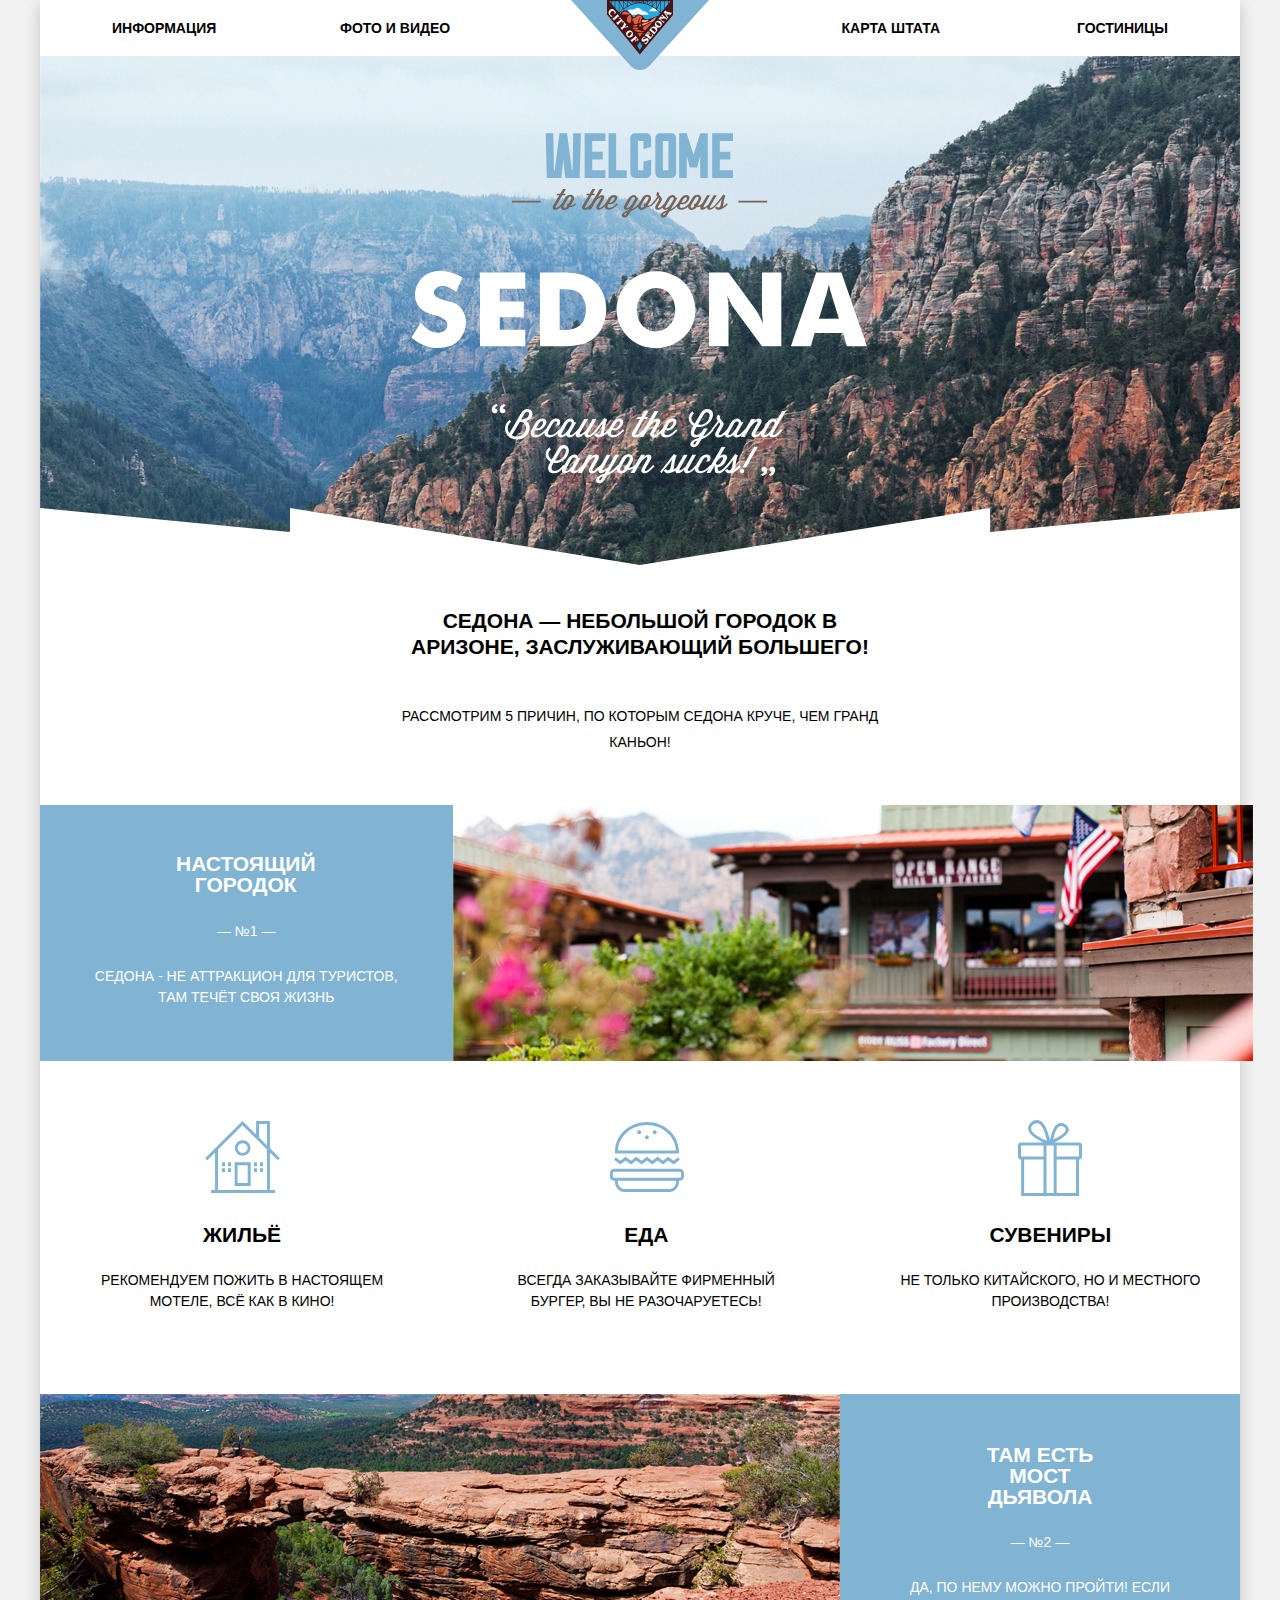
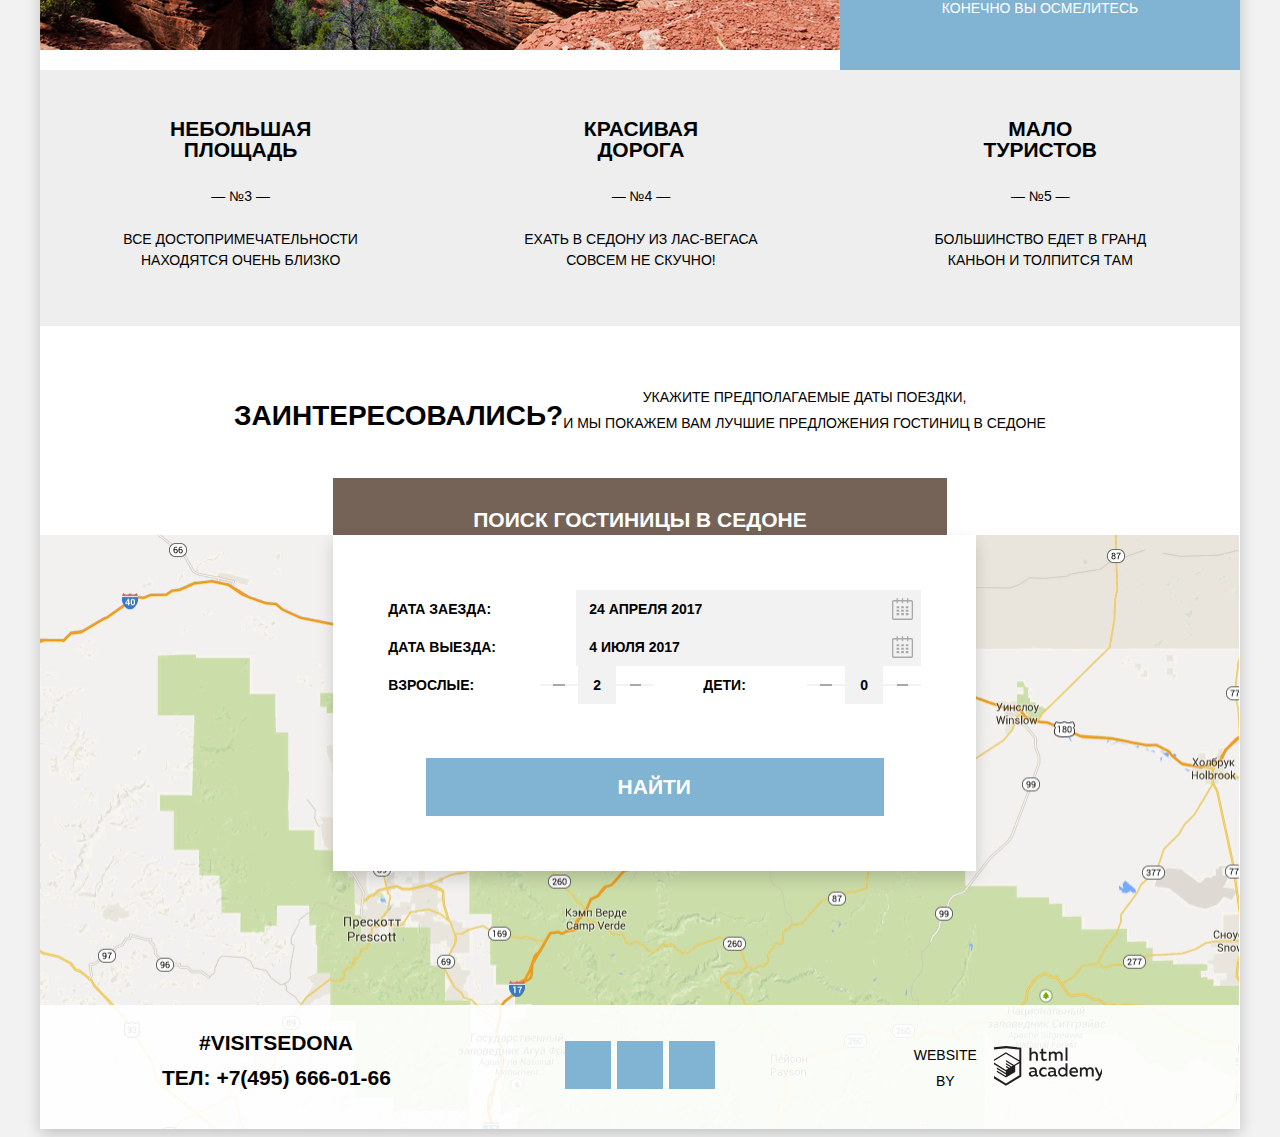
<file: index.html>
<!DOCTYPE html>
<html class="page" lang="ru">
<head>
  <meta charset="utf-8">
  <title>HTML Academy: Седона</title>
  <link rel="stylesheet" href="css/normalize.css">
  <link rel="stylesheet" href="css/style.css">
</head>
<body>
<header class="main-header">
  <nav class="main-navigation-wrapper">
    <ul class="site-navigation">
      <li>
        <a href="">Информация</a>
      </li>
      <li>
        <a href="">Фото и видео</a>
      </li>
      <li>
        <a href="">Карта штата</a>
      </li>
      <li>
        <a href="hotels.html">Гостиницы</a>
      </li>
    </ul>
  </nav>
  <a class="main-header-logo">
    <img src="img/logo-sedona.svg" alt="Логотип Седоны" width="138px" height="70px"><!--LOGO-->
  </a>
</header>
<main class="wrapper">
  <div class="greetings">
    <img class="welcome" src="img/welcome.svg" alt="Welcome to the gorgeous Sedona" width="456.65px" height="350.88px">
  </div>
  <h1 class="main-reason">
    Седона — небольшой городок в Аризоне,
    заслуживающий большего!
  </h1>
  <section class="features">
    <h2 class="reasons">
      Рассмотрим 5 причин, по которым Седона круче, чем Гранд Каньон!
    </h2>
    <ul class="feature-list">
      <li class="main-feature first">
        <div class="feature-highlighted">
          <h3 class="header">Настоящий городок</h3>
          <p class="number">— №1 —</p>
          <p>
            Седона - не аттракцион для туристов, там
            течёт своя жизнь
          </p>
        </div>
        <img class="sedona-view" src="img/sedona-view.jpg" alt="вид седоны" width="800px" height="256px">
        <ul class="bonus-list">
          <li class="bonus-feature housing">
            <h4>Жильё</h4>
            <p>
              Рекомендуем пожить в настоящем
              мотеле, всё как в кино!
            </p>
          </li>
          <li class="bonus-feature food">
            <h4>Еда</h4>
            <p>
              Всегда заказывайте фирменный бургер,
              вы не разочаруетесь!
            </p>
          </li>
          <li class="bonus-feature souvenirs">
            <h4>Сувениры</h4>
            <p>
              Не только китайского, но и местного
              производства!
            </p>
          </li>
        </ul>
      </li>
      <li class="main-feature second">
        <img class="devil-bridge" src="img/devil-bridge.jpg" alt="вид на мост дьявола" width="800px" height="256px">
        <div class="feature-highlighted">
          <h3>Там есть<br>мост дьявола</h3>
          <p class="number">— №2 —</p>
          <p>
            Да, по нему можно пройти! Если конечно
            вы осмелитесь
          </p>
        </div>
      </li>
      <li class="last-feature third">
        <h3>Небольшая площадь</h3>
        <p class="number">— №3 —</p>
        <p class="description">
          Все достопримечательности
          находятся очень близко
        </p>
      </li>
      <li class="last-feature fourth">
        <h3>Красивая дорога</h3>
        <p class="number">— №4 —</p>
        <p class="description">
          Ехать в Седону из Лас-Вегаса совсем
          не скучно!
        </p>
      </li>
      <li class="last-feature fifth">
        <h3>Мало туристов</h3>
        <p class="number">— №5 —</p>
        <p class="description">
          Большинство едет в Гранд Каньон
          и толпится там
        </p>
      </li>
    </ul>
  </section>
  <section class="searching-block">
    <div class="wrapper">
      <h1>Заинтересовались?</h1>
      <p>
        Укажите предполагаемые даты поездки,<br>
        и мы покажем вам лучшие предложения гостиниц в Седоне
      </p>
    </div>
    <div class="whole-pop-up">
      <a class="button button-search" href="">
        <b>Поиск гостиницы в Седоне</b>
      </a>
      <form class="pop-up">
        <label class="arrival-date"><p>Дата заезда:</p>
          <input class="date" name="date" placeholder="24 Апреля 2017">
          <button class="calendar"></button>
        </label>
        <label class="departure-date"><p>Дата выезда:</p>
          <input class="date" name="date" placeholder="4 Июля 2017">
          <button class="calendar"></button>
        </label>
        <div class="folks">
          <label><p>Взрослые:</p>
            <button class="minus"></button>
            <input class="amount" name="amount" placeholder="2">
            <button class="plus"></button>
          </label>
          <label class="children"><p>Дети:</p>
            <button class="minus"></button>
            <input class="amount" placeholder="0">
            <button class="plus"></button>
          </label>
        </div>
        <div>
          <button type="submit" class="pop-up-button"><b>Найти</b></button>
        </div>
      </form>
    </div>
  </section>
  <section class="map">
    <!--<img src="img/map.png" width="1199px" height="593px" alt="map">-->
    <map>
      <iframe
        src="https://www.google.com/maps/embed?pb=!1m18!1m12!1m3!1d486807.6361655306!2d-112.04009329266346!3d34.83449607893822!2m3!1f0!2f0!3f0!3m2!1i1024!2i768!4f13.1!3m3!1m2!1s0x872da132f942b00d%3A0x5548c523fa6c8efd!2z0KHQtdC00L7QvdCwLCDQkNGA0LjQt9C-0L3QsCA4NjMzNiwg0KHQqNCQ!5e0!3m2!1sru!2sru!4v1604348601240!5m2!1sru!2sru"
        width="1200" height="594" frameborder="0" style="border:0;" allowfullscreen="" title="Седона, Аризона, США"
        tabindex="0"></iframe>
    </map>
  </section>
</main>
<footer class="main-footer page-footer">
  <section class="footer-contacts">
    <p>#VISITSEDONA</p>
    <a class="contact-phone" href="tel:+74956660166">ТЕЛ: +7(495) 666-01-66</a>
  </section>
  <section class="footer-social">
    <ul class="social-buttons">
      <li>
        <a class="twitter" href="https://www.twitter.com" aria-label="Твиттер">
        </a>
      </li>
      <li>
        <a class="fb" href="https://www.facebook.com" aria-label="Фейсбук">
        </a>
      </li>
      <li>
        <a class="youtube" href="https://www.youtube.com" aria-label="Ютуб">
        </a>
      </li>
    </ul>
  </section>
  <section class="copyright">
    <p>website by</p>
    <a class="htmlacademy" href="https://www.htmlacademy.ru">
    </a>
  </section>
</footer>
</body>
</html>
</file>
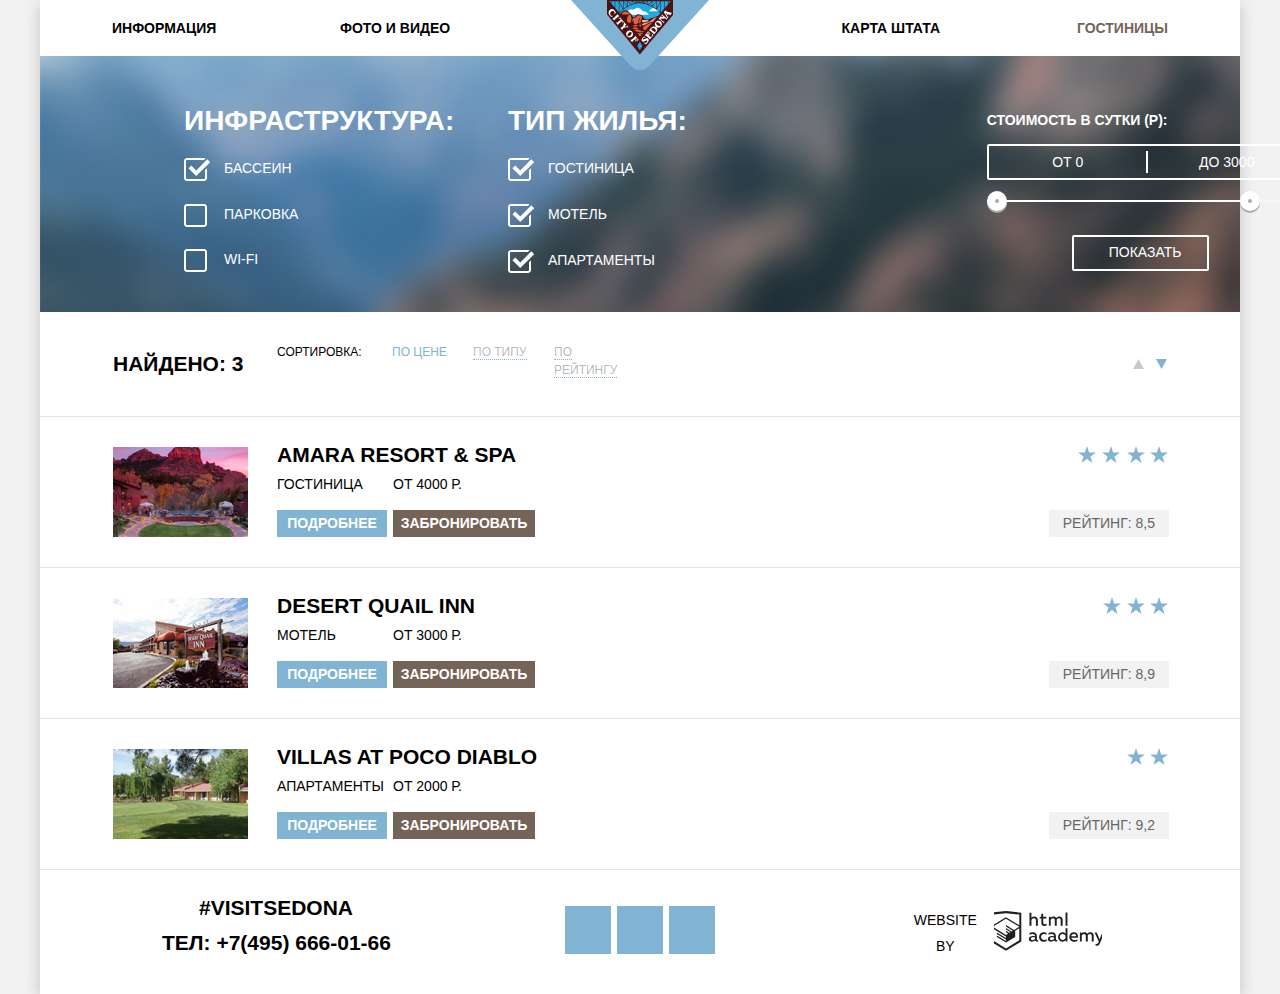
<file: hotels.html>
<!DOCTYPE html>
<html class="page" lang="ru">
<head>
  <meta charset="utf-8">
  <title>HTML Academy: Седона</title>
  <link rel="stylesheet" href="css/normalize.css">
  <link rel="stylesheet" href="css/style.css">
</head>
<body>
<header class="main-header">
  <nav class="main-navigation">
    <ul class="site-navigation">
      <li>
        <a href="">Информация</a>
      </li>
      <li>
        <a href="">Фото и видео</a>
      </li>
      <li>
        <a href="">Карта штата</a>
      </li>
      <li>
        <a class="active" href="hotels.html">Гостиницы</a>
      </li>
    </ul>
  </nav>
  <a class="main-header-logo" href="index.html">
    <img src="img/logo-sedona.svg" alt="logo" width="138px" height="70px"><!--LOGO-->
  </a>
</header>
<main>
  <section>
    <form class="filter">
      <div class="selection infrustructure">
        <h1>Инфраструктура:</h1>
        <p class="filter-option filter-checkbox">
          <input class="visually-hidden filter-input-checkbox" id="filter-for-pool" type="checkbox" checked>
          <label for="filter-for-pool">Бассеин</label>
        </p>
        <p class="filter-option filter-checkbox">
          <input class="visually-hidden filter-input-checkbox" id="filter-for-parking" type="checkbox">
          <label for="filter-for-parking">Парковка</label>
        </p>
        <p class="filter-option filter-checkbox">
          <input class="visually-hidden filter-input-checkbox" id="filter-for-wifi" type="checkbox">
          <label for="filter-for-wifi">Wi-Fi</label>
        </p>
      </div>
      <div class="selection appartment-type">
        <h1>Тип&nbsp;жилья:</h1>
        <p class="filter-option filter-checkbox">
          <input class="visually-hidden filter-input-checkbox" id="filter-for-hotel" type="checkbox" checked>
          <label for="filter-for-hotel">Гостиница</label>
        </p>
        <p class="filter-option filter-checkbox">
          <input class="visually-hidden filter-input-checkbox" id="filter-for-motel" type="checkbox" checked>
          <label for="filter-for-motel">Мотель</label>
        </p>
        <p class="filter-option filter-checkbox">
          <input class="visually-hidden filter-input-checkbox" id="filter-for-appartment" type="checkbox" checked>
          <label for="filter-for-appartment">Апартаменты</label>
        </p>
      </div>
      <div class="selection cost" action="https://echo.htmlacademy.ru/">
        <div class="container">
            <legend>Стоимость в сутки (Р):</legend>
          <div class="price-controls">
            <label class="min-price">
              <input class="price-input" name="min-price" placeholder="от 0">
            </label>
            <div class="separator"></div>
            <label class="max-price">
              <input class="price-input" name="max-price" placeholder="до 3000">
            </label>
          </div>
          <div class="range-controls">
            <div class="scale">
              <div class="bar" style="
                width: 83%;
                margin-left: 0">
              </div>
            </div>
            <div class="toggle toggle-min" tabindex="0" style="
              left: 0">
            </div>
            <div class="toggle toggle-max" tabindex="0" style="
              left: 80%">
            </div>
          </div>
          <button type="submit" class="filter-button">Показать</button>
        </div>
      </div>
    </form>
    <div class="sort-stripe">
      <div class="sort-bar">
        <b>Найдено:&nbsp;3</b>
        <p>Сортировка:</p>
        <p>
          <a class="sorting-by active" href="">По цене</a>
        </p>
        <p>
          <a class="sorting-by" href="">По типу</a>
        </p>
        <p>
          <a class="sorting-by" href="">По рейтингу</a>
        </p>
      </div>
      <div class="arrows">
        <a class="dir-up" href="">
          <svg width="11" height="10" viewBox="0 0 11 10">
            <path d="M5.5 0L0 10H11L5.5 0Z" fill="#CACACA"/>
          </svg>
        </a>
        <a class="dir-down active" href="">
          <svg width="11" height="10" viewBox="0 0 11 10">
            <path d="M5.5 10L11 0L0 0L5.5 10Z" fill="#CACACA"/>
          </svg>
        </a>
      </div>
    </div>
  </section>
  <ul class="hotel-content">
    <li class="hotel-card">
      <div class="picture">
        <img src="img/list-amararesortandspa.png" alt="Вид гостиницы Amara Resort & SPA" width="135px" height="90px">
      </div>
      <div class="title">
        <h2><a class="main-title">Amara Resort & SPA</a></h2>
        <div class="type-n-price">
          <p class="type">Гостиница</p>
          <p class="price">от 4000 Р.</p>
        </div>
        <div class="buttons-wrapper">
          <a class="detail" href="">
            <b>Подробнее</b>
          </a>
          <a class="booking" href="">
            <b>Забронировать</b>
          </a>
        </div>
      </div>
      <div class="aside-rating">
          <img src="img/icon-4-stars.svg" alt="4 звезды" width="91px" height="17px"><!--★★★★-->
          <p class="rating">
            Рейтинг: 8,5
          </p>
      </div>
    </li>
    <li class="hotel-card">
      <div class="picture">
        <img src="img/list-desertquailinn.png" alt="Вид мотеля Desert-Quail-Inn" width="135px" height="90px">
      </div>
      <div class="title">
        <h2><a class="main-title">Desert Quail INN</a></h2>
        <div class="type-n-price">
          <p class="type">Мотель</p>
          <p class="price">от 3000 Р.</p>
        </div>
        <div class="buttons-wrapper">
          <a class="detail" href="">
            <b>Подробнее</b>
          </a>
          <a class="booking" href="">
            <b>Забронировать</b>
          </a>
        </div>
      </div>
      <div class="aside-rating">
          <img src="img/icon-3-stars.svg" alt="3 звезды" width="66px" height="17px"><!--★★★-->
          <p class="rating">
            Рейтинг: 8,9
          </p>
      </div>
    </li>
    <li class="hotel-card">
      <div class="picture">
        <img src="img/list-villasatpocodiablo.png" alt="Вид аппартаментов Villas at Poco Diablo" width="135px"
             height="90px">
      </div>
      <div class="title">
        <h2><a class="main-title">Villas At Poco Diablo</a></h2>
        <div class="type-n-price">
          <p class="type">Апартаменты</p>
          <p class="price">от 2000 Р.</p>
        </div>
        <div class="buttons-wrapper">
          <a class="detail" href="">
            <b>Подробнее</b>
          </a>
          <a class="booking" href="">
            <b>Забронировать</b>
          </a>
        </div>
      </div>
      <div class="aside-rating">
          <img src="img/icon-2-stars.svg" alt="star" width="42px" height="17px"><!--★★-->
          <p class="rating">
            Рейтинг: 9,2
          </p>
      </div>
    </li>
  </ul>
</main>
<footer class="page-footer">
  <section class="footer-contacts">
    <p>#VISITSEDONA</p>
    <a class="contact-phone" href="tel:+74956660166">ТЕЛ: +7(495) 666-01-66</a>
  </section>
  <section class="footer-social">
    <ul class="social-buttons">
      <li>
        <a class="twitter" href="https://www.twitter.com">
        </a>
      </li>
      <li>
        <a class="fb" href="https://www.facebook.com">
        </a>
      </li>
      <li>
        <a class="youtube" href="https://www.youtube.com">
        </a>
      </li>
    </ul>
  </section>
  <section class="copyright">
    <p>website by</p>
    <a class="htmlacademy" href="https://www.htmlacademy.ru"></a>
  </section>
</footer>
</body>
</html>
</file>
<file: css/style.css>
/* pt-sans-400(regular) */
@font-face {
  font-family: "PT Sans";
  font-style: normal;
  font-weight: 400;
  src: url("../fonts/ptsans.woff");
  src: local("PT Sans"), local("PTSans-Regular");
url("../fonts/ptsans.woff2") format("woff2"); /* Super Modern Browsers */
url("../fonts/ptsans.woff") format("woff"); /* Modern Browsers */
  font-display: swap;
}

/* pt-sans-700(bold) */
@font-face {
  font-family: "PT Sans";
  font-style: normal;
  font-weight: 700;
  src: url("../fonts/ptsansbold.woff");
  src: local("PT Sans Bold"), local("PTSans-Bold");
url("../fonts/ptsansbold.woff2") format("woff2"); /* Super Modern Browsers */
url("../fonts/ptsansbold.woff") format("woff"); /* Modern Browsers */
  font-display: swap;
}

:root {
  /*Basic colors*/
  --basic-white: #FFFFFF;
  --basic-background: #F2F2F2;
  --basic-black: #000000;
  --blured-white: rgba(255, 255, 255, 0.3);
  --blured-black: rgba(0, 0, 0, 0.3);
  --basic-gray: #888888;
  --basic-lightgray: #EEEEEE;
  --lightblue: #81B3D2;
  --popup-input-hover: #EBEBEB;
  --inner-border-color: #E5E5E5;
  --main-boxshadow: rgba(0, 1, 1, 0.2);
  --popup-boxshadow: rgba(0, 1, 1, 0.15);
  --invisible: rgba(0, 0, 0, 0);
  --main-footer: rgba(255, 255, 255, 0.9);
  --rating-font: #666666;
  /*button colors*/
  --brown-static: #766357;
  --brown-hover: #604E43;
  --brown-active: #503E33;
  --blue-static: #81B3D2;
  --blue-hover: #669EC0;
  --blue-active: #5496BD;
  --toggle-color: #ABABAB;
}

body {
  height: 100%;
  margin: 0;
  padding: 0;
  font-family: "PT Sans", Arial, sans-serif;
  font-size: 14px;
  line-height: 26px;
  font-weight: 700;
  color: var(--basic-black);
  text-transform: uppercase;
  text-align: center;
  background-color: var(--basic-white);
  background-position: top center;
  background-repeat: no-repeat;
  box-shadow: 0 5px 15px var(--main-boxshadow);
  position: relative;
}

a {
  text-decoration: none;
}

.page {
  width: 1200px;
  align-content: start;
  margin: 0 auto;
  background-color: var(--basic-background);
}

.main-header {
  display: flex;
  flex-direction: column;
}

.greetings {
  display: flex;
  flex-direction: column;
  background-image: url("../img/shape.svg"), url("../img/background-photo.png");
  background-size: auto, cover;
  background-repeat: no-repeat;
  background-position: bottom;
}
.welcome {
  margin: 77px 372px 81px 371px;
}

.main-header-logo {
  position: absolute;
  align-self: center;
}

.main-header-logo img {
  display: block;
}

.site-navigation {
  display: flex;
  flex-wrap: wrap;
  text-align: start;
  padding: 15px 72px;
  margin: 0;
  list-style: none;
}

.site-navigation li {
  line-height: 26px;
  width: 228px;
}

.site-navigation li:nth-child(4n-2) {
  margin-right: auto;
}

.site-navigation li:nth-child(4n-1),
.site-navigation li:nth-child(4n) {
  text-align: right;
}

.site-navigation a {
  color: var(--basic-black);
  line-height: 26px;
  text-align: start;
}

.site-navigation a:hover,
.site-navigation a:focus {
  color: var(--lightblue);
}

.site-navigation a:active {
  color: var(--blured-black);
}

.site-navigation .active {
  color: var(--brown-static);
}

.main-reason {
  margin: 43px 365px;
  font-size: 21px;
  line-height: 26px;
}

.features .reasons {
  background: var(--basic-white);
  font-weight: normal;
  font-size: 14px;
  line-height: 26px;
  margin: 0 340px 50px 340px;
}

.feature-list {
  display: grid;
  grid-template-columns: 1fr 1fr 1fr;
  margin: 0;
  padding: 0;
  list-style: none;
}

.main-feature {
  list-style: none;
}

.feature-list .first {
  grid-column: 1 / 4;
  list-style: none;
  display: grid;
  grid-template-columns: 1fr 2fr;
}

.feature-highlighted {
  grid-column: 1 / 2;
  margin-bottom: 0;
  background-color: var(--blue-static);
  padding: 48px 49px 53px 49px;
}

.feature-highlighted h3 {
  font-size: 21px;
  line-height: 21px;
  color: var(--basic-white);
  margin: 0 88px 26px 87px;
}

.feature-highlighted p {
  color: var(--basic-white);
  font-weight: normal;
  margin: 0;
  line-height: 21px;
}

.feature-highlighted .number {
  margin: 0 100px 24px 100px;
}

.feature-list .second {
  grid-column: 1 / 4;
  display: grid;
  grid-template-columns: 2fr 1fr;
}

.second .feature-highlighted {
  grid-column: 2 / 3;
  padding: 50px 49px 51px 49px;
}

.second h3 {
  margin: 0 70px 25px 70px;
}

.last-feature {
  margin: 0;
  padding: 48px 70px 55px 70px;
  color: var(--basic-black);
  background-color: var(--basic-lightgray);
  font-weight: normal;
}

.last-feature h3 {
  margin-top: 0;
  padding-left: 60px;
  padding-right: 60px;
  margin-bottom: 23px;
  font-size: 21px;
  line-height: 21px;
}

.last-feature p {
  margin: 0;
}

.last-feature .description {
  line-height: 21px;
}

.last-feature .number {
  margin-bottom: 20px;
}

.bonus-list {
  grid-column: 1 / 3;
  list-style: none;
  line-height: 21px;
  padding: 0;
  display: grid;
  grid-template-columns: 1fr 1fr 1fr;
}

.bonus-list h4 {
  font-size: 21px;
  line-height: 21px;
}

.bonus-feature {
  display: flex;
  flex-direction: column;
  font-weight: normal;
  padding: 58px 51px 82px 51px;
}

.bonus-feature h4 {
  margin: 0 0 25px 0;
}

.bonus-feature h4:before {
  content: "";
  display: block;
  height: 77px;
  margin-bottom: 28px;
  background-repeat: no-repeat;
  background-position: center;
}
.housing h4::before {
  background-image: url("../img/icon-house.svg");
  background-size: 75px 72px;
}

.food h4::before {
  background-image: url("../img/icon-burger.svg");
  background-size: 75px 70px;
}

.souvenirs h4::before {
  background-image: url("../img/icon-giftbox.svg");
  background-size: 64px 77px;
}

.bonus-feature p {
  margin: 0;
}

.searching-block {
  display: flex;
  flex-direction: column;
  align-items: center;
  position: relative;
  padding-top: 58px;
  background-color: var(--basic-white);
}

.searching-block .wrapper {
  display: flex;
  margin-bottom: 30px;
}

.searching-block h2 {
  margin-top: 0;
  margin-bottom: 30px;
  font-size: 30px;
  line-height: 24px;
}

.searching-block p {
  font-weight: normal;
  margin: 0;
  padding-bottom: 41px;
}

.searching-block a {
  font-size: 21px;
  padding: 30px 140px;
  color: var(--basic-white);
  background-color: var(--brown-static);
  cursor: pointer;
}

.searching-block a:hover,
.searching-block a:focus {
  background-color: var(--brown-hover);
}

.searching-block a:active {
  background-color: var(--brown-active);
  color: var(--blured-white);
}

.pop-up {
  position: absolute;
  top: 100%;
  padding: 55px;
  display: flex;
  flex-direction: column;
  box-shadow: 0 7px 15px var(--popup-boxshadow);
  background-color: var(--basic-white);
}

.pop-up label {
  display: flex;
  align-items: center;
}

.pop-up p {
  text-align: start;
  padding: 6px 0;
  width: 112px;
  font-weight: bold;
}

.pop-up input {
  text-transform: uppercase;
  font-weight: bold;
  font-size: 14px;
  line-height: 26px;
}

.pop-up .date {
  width: 294px;
  background-color: var(--basic-background);
  border: none;
  margin-left: auto;
  padding: 6px 0 6px 13px;
}

.pop-up .date:hover {
  background-color: var(--popup-input-hover);
  cursor: pointer;
}

.pop-up .date:focus {
  background-color: var(--basic-white);
  border: 2px solid var(--inner-border-color);
  width: 292px;
  padding: 4px 0 4px 11px;
}

.calendar {
  font-size: 0;
  padding: 19px;
  border: none;
  background-color: var(--basic-background);
  background-image: url("../img/icon-calendar.svg");
  background-size: 21px 23px;
  background-position: center;
  background-repeat: no-repeat;
  cursor: pointer;
}

.calendar:hover {
  background-image: url("../img/icon-calendar-hover.svg");
}

.calendar:active {
  background-image: url("../img/icon-calendar-active.svg");
}

.pop-up .folks {
  display: flex;
  margin-bottom: 54px;
}

.folks input {
  color: var(--basic-black);
  width: 38px;
  text-align: center;
  background-color: var(--basic-background);
  border: none;
  padding: 6px 0;
  cursor: pointer;
}

.folks input:hover {
  background-color: var(--popup-input-hover);
}

.folks input:focus {
  background-color: var(--basic-white);
  width: 34px;
  padding: 4px 0;
  border: 2px solid var(--inner-border-color);
}

.folks .children {
  margin-left: auto;
}

.folks button {
  cursor: pointer;
}

.folks button:nth-child(3n) {
  margin-left: 27px;
}

.folks .plus {
  width: 38px;
  border: none;
  background-color: var(--basic-background);
  background-image: url("../img/icon-plus.svg");
  background-size: 11px 11px;
  background-position: center;
  background-repeat: no-repeat;
}

.folks .plus:hover {
  background-image: url("../img/icon-plus-hover.svg");
}

.folks .plus:active {
  background-image: url("../img/icon-plus-active.svg");
}

.folks .minus {
  width: 38px;
  border: none;
  margin-left: 40px;
  background-color: var(--basic-background);
  background-image: url("../img/icon-minus.svg");
  background-size: 12px 3px;
  background-position: center;
  background-repeat: no-repeat;
}

.folks .minus:hover {
  background-image: url("../img/icon-minus-hover.svg");
}

.folks .minus:active {
  background-image: url("../img/icon-minus-active.svg");
}

.children p {
  padding-left: 49px;
  padding-right: 20px;
  width: 44px;
}

.pop-up-button {
  font-style: normal;
  font-size: 21px;
  text-transform: uppercase;
  line-height: 26px;
  width: 458px;
  color: var(--basic-white);
  background-color: var(--blue-static);
  border: none;
  padding: 16px 182px 16px 181px;
  cursor: pointer;
}

.pop-up-button:hover,
.pop-up-button:focus {
  background-color: var(--blue-hover);
}

.pop-up-button:active {
  color: var(--blured-white);
  background-color: var(--blue-active);
}

.pop-up input::-webkit-input-placeholder {
  color: var(--basic-black);
}

.pop-up input::-moz-placeholder {
  color: var(--basic-black);
}

.pop-up input::placeholder {
  color: var(--basic-black);
}

.pop-up input::-webkit-input-placeholder {
  color: var(--basic-black);
}

.pop-up input::-moz-placeholder {
  color: var(--basic-black);
  opacity: 1;
}

.visually-hidden {
  position: absolute;
  width: 1px;
  height: 1px;
  margin: -1px;
  border: 0;
  padding: 0;
  white-space: nowrap;
  -webkit-clip-path: inset(100%);
  clip-path: inset(100%);
  clip: rect(0 0 0 0);
  overflow: hidden;
}

.filter {
  padding: 25px 72px 9px 72px;
  display: flex;
  background-image: url("../img/background.jpg");
  background-size: cover;
}

.filter .cost {
  margin-left: auto;
}

.filter-option label {
  font-weight: normal;
  position: relative;
}

.filter-input-checkbox + label::before {
  content: "";
  position: absolute;
  left: -40px;
  width: 23px;
  height: 23px;
  background-image: url("../img/icon-checkbox-off.svg");
  background-repeat: no-repeat;
  cursor: pointer;
}

.filter-input-checkbox:checked + label::before {
  content: "";
  position: absolute;
  left: -40px;
  width: 27px;
  height: 23px;
  background-image: url("../img/icon-checkbox-on.svg");
  background-repeat: no-repeat;
  cursor: pointer;
}

.filter-input-checkbox:disabled + label::before {
  background-image: url("../img/icon-disabled-checkbox-off.svg");
  cursor: default;
}

.filter-input-checkbox:checked:disabled + label::before {
  background-image: url("../img/icon-disabled-checkbox-on.svg");
}

.infrustructure {
  text-align: start;
  padding-left: 72px;
}

.infrustructure h1 {
  margin: 27px 0 24px 0;
}

.infrustructure p {
  margin-bottom: 25px;
  padding-left: 40px;
  width: 143px;
}

.infrustructure p:nth-child(3) {
  margin: 0 0 24px 0;
}

.appartment-type {
  text-align: start;
  padding-left: 70px;
}

.appartment-type h1 {
  margin: 27px 0 24px 0;
}

.appartment-type p {
  margin-bottom: 25px;
  padding-left: 43px;
}

.appartment-type p:nth-child(3) {
  margin-bottom: 25px;
}

.cost .container {
  width: 317px;
  margin: 26px 0 32px 300px;
}

.range-filter {
  margin-top: 11px;
}

.filter .selection:not(:nth-last-child(1)) {
  width: 254px;
}

.selection h3 {
  font-size: 16px;
  line-height: 21px;
  font-weight: 700;
  margin: 0;
  text-align: left;
}

.range-controls {
  position: relative;
  padding-top: 20px;
  margin-bottom: 33px;
}

.range-controls .scale {
  height: 2px;
  background: var(--blured-white);
}

.range-controls .bar {
  height: 2px;
  background: var(--basic-white);
}

.range-controls .toggle {
  position: absolute;
  top: 11px;
  left: 0;
  width: 4px;
  height: 4px;
  padding: 0;
  border: 8px solid var(--basic-white);
  background-color: var(--toggle-color);
  border-radius: 50%;
  box-shadow: 0 2px 0 0 var(--toggle-color);
  cursor: pointer;
}

.range-controls .toggle:hover,
.range-controls .toggle:focus {
  transform: scale(1.2);
}

.filter-button {
  width: 137px;
  color: var(--basic-white);
  background-color: var(--invisible);
  border: 2px solid var(--basic-white);
  border-radius: 2px;
  font-size: 14px;
  line-height: 21px;
  font-weight: normal;
  text-transform: uppercase;
  text-align: center;
  padding: 5px 36px 6px 35px;
  margin-right: 10px;
  cursor: pointer;
}

.filter-button:hover,
.filter-button:focus {
  color: var(--basic-black);
  background-color: var(--basic-white);
}

.price-controls {
  display: grid;
  grid-template-columns: 154px 5px 154px;
  border: 2px solid var(--basic-white);
  border-radius: 2px;
  margin-top: 11px;
}

.price-controls label {
  font-weight: normal;
}

.price-controls input {
  width: 130px;
  padding: 0;
  margin-top: 8px;
  margin-left: 4px;
  color: var(--basic-white);
  border: none;
  background: var(--invisible);
  font-family: inherit;
  font-size: inherit;
  text-align: center;
  text-transform: uppercase;
}

.price-controls .price-input::-webkit-input-placeholder {
  color: var(--basic-white);
}

.price-controls .price-input::-moz-placeholder {
  color: var(--basic-white);
}

.price-controls .price-input::placeholder {
  color: var(--basic-white);
}

.price-controls .price-input::-webkit-input-placeholder {
  color: var(--basic-white);
}

.price-controls .price-input::-moz-placeholder {
  color: var(--basic-white);
}

.price-controls .price-input::-moz-placeholder {
  color: var(--basic-white);
  opacity: 1;
}

.separator {
  width: 2px;
  height: 22px;
  background-color: var(--basic-white);
  margin: 5px 0 5px 3px;
}

.sort-stripe {
  display: grid;
  grid-template-columns: 1fr 1fr 1fr 1fr;
  background-color: var(--basic-white);
  margin: 0;
  padding: 22px 0;
  border-bottom: 1px solid var(--inner-border-color);
}

.sort-bar {
  grid-column: 1 / 4;
  display: grid;
  grid-template-columns: 237px 115px 81px 81px 78px;
}

.arrows {
  grid-column: 4 / 5;
  display: flex;
  justify-content: flex-end;
  align-items: center;
  padding-right: 73px;
}

.arrows a:hover path,
.arrows a:focus path {
  fill: var(--basic-black);
}

.arrows a:active path {
  fill: var(--blue-static);
}

.dir-up {
  margin-right: 12px;
}

.arrows .active path {
  fill: var(--blue-static);
}

.selection {
  color: var(--basic-white);
}

.selection:not(:nth-last-child(1)) h3 {
  margin-bottom: 20px;
}

.selection .filter-option {
  font-size: 14px;
  line-height: 21px;
  padding-left: 40px;
  text-align: left;
  margin-top: 24px;
  margin-bottom: 25px;
}

.sort-bar b {
  font-size: 21px;
  line-height: 26px;
  display: flex;
  justify-content: start;
  align-items: center;
  padding-left: 73px;
}

.sort-bar p {
  font-size: 12px;
  line-height: 18px;
  font-weight: normal;
  text-align: start;
  margin: 9px 0 15px 0;
}

.sort-bar a {
  color: var(--blured-black);
  border-bottom: 1px dotted var(--lightblue);
}

.sorting-by:hover,
.sorting-by:focus {
  color: var(--lightblue);
  opacity: 1;
}

.sorting-by:active {
  color: var(--basic-black);
  border: none;
}

.sort-bar .active {
  color: var(--lightblue);
  border: none;
}

.hotel-content {
  padding: 0;
  margin: 0;
}

.hotel-card {
  display: grid;
  grid-template-columns: 237px 763px 200px;
  background-color: var(--basic-white);
  border-bottom: 1px solid var(--inner-border-color);
}

.hotel-card h2 {
  font-size: 21px;
  line-height: 26px;
  text-align: start;
}

.hotel-card p {
  font-size: 14px;
  line-height: 21px;
  font-weight: normal;
}

.hotel-card .title {
  padding: 25px 0 30px 0;
}

.title h2 {
  margin: 0;
  cursor: pointer;
}

.title .main-title:hover {
  color: var(--blue-hover);
}

.title .main-title:active {
  color: var(--blured-black);
}

.type-n-price {
  display: flex;
}

.type-n-price p {
  width: 116px;
  text-align: start;
  margin: 6px 0 15px 0;
}

.hotel-card .picture {
  display: flex;
  align-items: center;
  margin: 30px 29px 30px 73px;
}

.picture img {
  align-self: baseline;
  -o-object-fit: contain;
  object-fit: contain;
}

.aside-rating {
  display: flex;
  flex-direction: column;
  justify-content: space-between;
  align-items: flex-end;
  padding: 29px 71px 30px 0;
}

.rating {
  font-size: 14px;
  line-height: 21px;
  color: var(--rating-font);
  background-color: var(--basic-background);
  margin: 25px 0 0 0;
  padding: 3px 14px;
}

.buttons-wrapper {
  display: flex;
  justify-content: space-between;
  align-items: center;
  width: 258px;
}

.buttons-wrapper a {
  padding: 3px 0;
}

.detail {
  display: flex;
  justify-content: center;
  width: 110px;
  font-size: 14px;
  line-height: 21px;
  color: var(--basic-white);
  background-color: var(--blue-static);
}

.detail:hover,
.detail:focus {
  background-color: var(--blue-hover);
}

.detail:active {
  background-color: var(--blue-active);
}

.detail b:active {
  opacity: 0.3;
}

.booking {
  display: flex;
  justify-content: center;
  width: 142px;
  font-size: 14px;
  line-height: 21px;
  color: var(--basic-white);
  background-color: var(--brown-static);
}

.booking:hover,
.booking:focus {
  background-color: var(--brown-hover);
}

.booking:active {
  background-color: var(--brown-active);
}

.booking b:active {
  opacity: 0.3;
}

.map {
  background-image: url("../img/map.png");
  background-size: 1199px 594px;
  background-repeat: no-repeat;
  height: 594px;
}

.main-footer {
  position: absolute;
  bottom: 0;
}

.page-footer {
  width: 951px;
  display: grid;
  grid-template-columns: 1fr 1fr 1fr;
  background: var(--main-footer);
  padding: 23px 138px 21px 111px;
}

.page-footer section {
  align-content: center;
  justify-content: center;
}

.footer-contacts {
  display: flex;
  flex-direction: column;

  margin-right: auto;
}

.footer-contacts p {
  margin: 0 43px 9px 42px;
  font-size: 21px;
  width: 166px;
}

.contact-phone {
  color: var(--basic-black);
  font-size: 21px;
  margin-bottom: 15px;
}

.contact-phone:hover,
.contact-phone:focus {
  color: var(--lightblue);
}

.contact-phone:active {
  color: var(--blured-black);
}

.footer-social {
  display: flex;
  margin-left: 27px;
}

.social-buttons {
  padding: 13px 0 15px 0;
  margin: 0;
  width: 150px;
  display: flex;
  flex-wrap: wrap;
  justify-content: space-between;
  list-style: none;
}

.social-buttons a {
  display: flex;
  align-items: center;
  justify-content: center;
  width: 46px;
  height: 48px;
  background-color: var(--blue-static);
}

.social-buttons a:hover,
.social-buttons a:focus {
  background-color: var(--blue-hover);
}

.social-buttons a:active,
.social-buttons a:active path {
  background-color: var(--blue-active);
  fill: var(--blured-white);
}

.copyright {
  width: 197px;
  display: flex;
  align-items: center;
  font-weight: normal;
  margin-left: auto;
}

.htmlacademy {
  width: 115px;
  height: 41px;
  margin-bottom: 5px;
  margin-left: 8px;
  background-image: url("../img/logo-htmlacademy.svg");
  background-size: 115px 41px;
  background-repeat: no-repeat;
  background-position: center;
}

.htmlacademy:hover {
  background-image: url("../img/logo-htmlacademy-hover.svg");
}

.htmlacademy:active {
  background-image: url("../img/logo-htmlacademy-active.svg");
}
</file>
